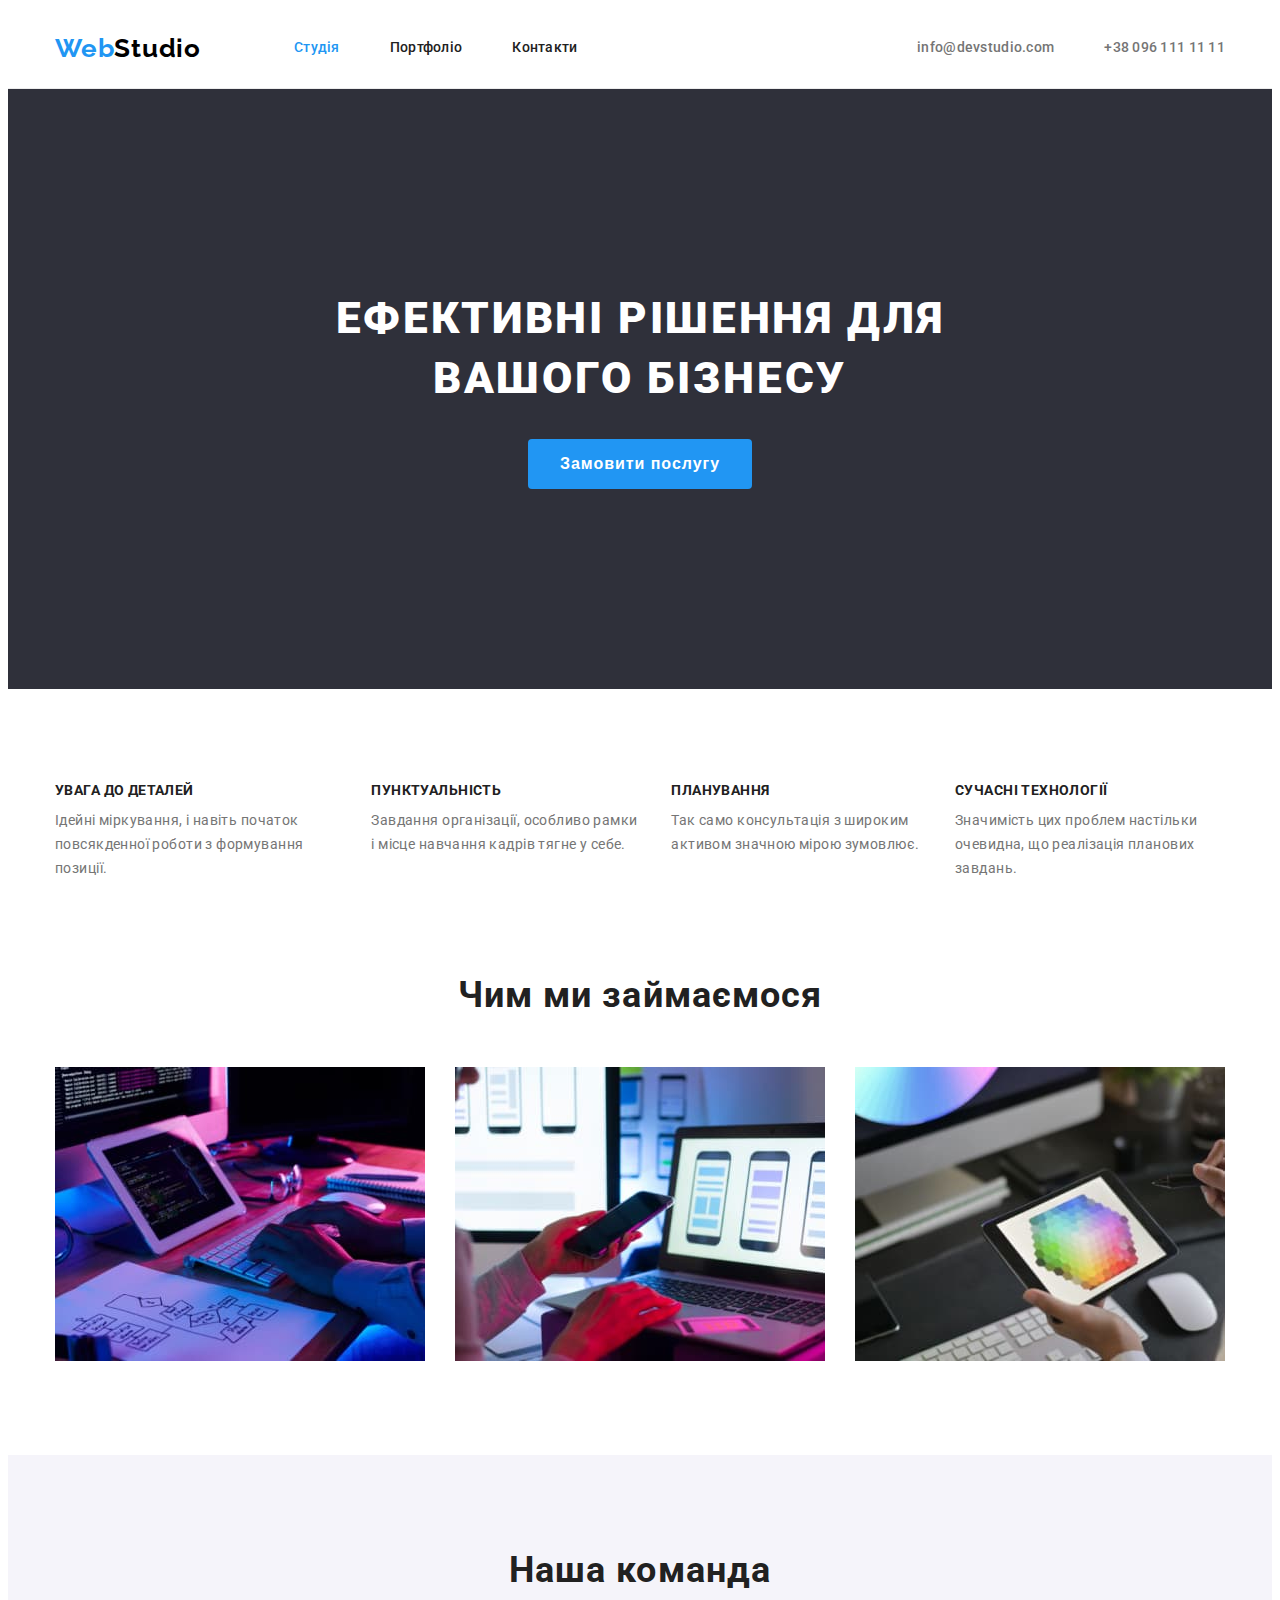
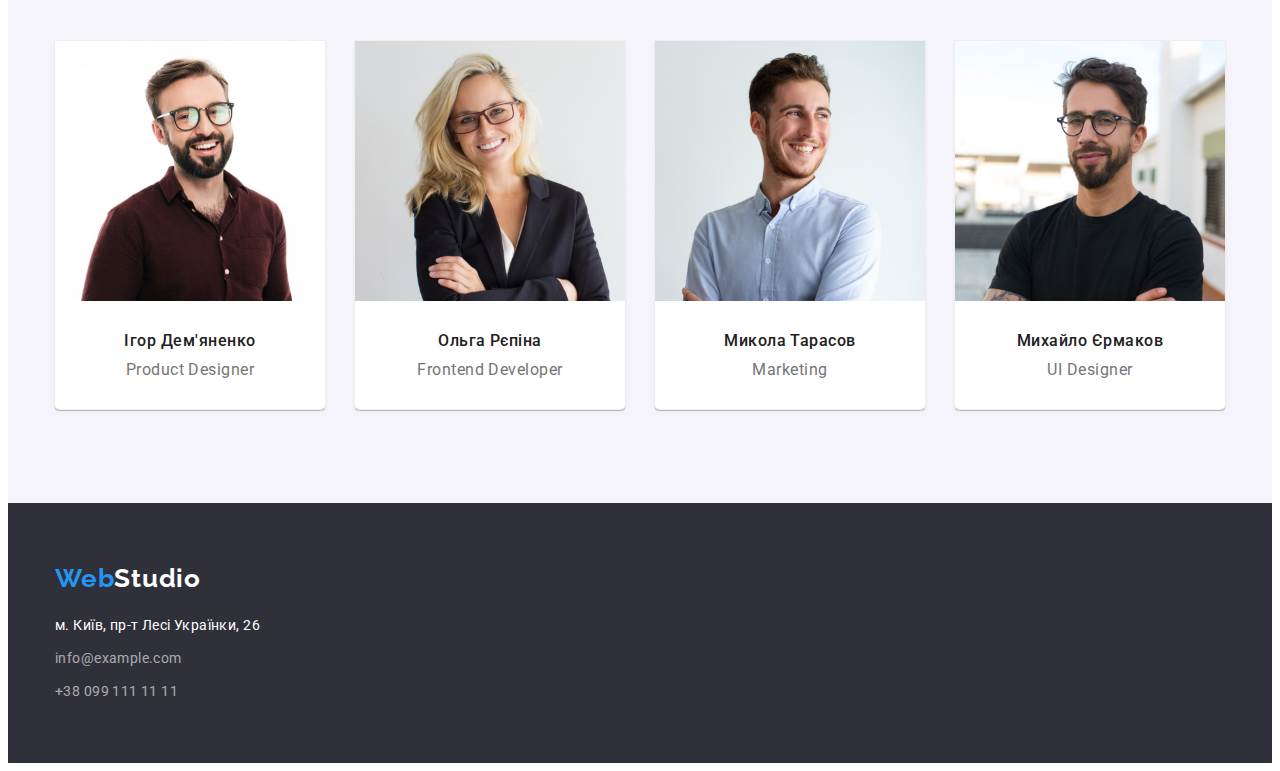
<file: index.html>
<!DOCTYPE html>
<html lang="uk">
	<head>
		<meta charset="UTF-8" />
		<meta http-equiv="X-UA-Compatible" content="IE=edge" />
		<meta name="viewport" content="width=device-width, initial-scale=1.0" />
		<title>Document</title>
		<link rel="preconnect" href="https://fonts.googleapis.com" />
		<link rel="preconnect" href="https://fonts.gstatic.com" crossorigin />
		<link
			href="https://fonts.googleapis.com/css2?family=Raleway:wght@700&family=Roboto:wght@400;500;700;900&display=swap"
			rel="stylesheet"
		/>
		<link
			rel="stylesheet"
			href="https://cdnjs.cloudflare.com/ajax/libs/modern-normalize/1.1.0/modern-normalize.min.css"
			integrity="sha512-wpPYUAdjBVSE4KJnH1VR1HeZfpl1ub8YT/NKx4PuQ5NmX2tKuGu6U/JRp5y+Y8XG2tV+wKQpNHVUX03MfMFn9Q=="
			crossorigin="anonymous"
			referrerpolicy="no-referrer"
		/>
		<link rel="stylesheet" href="./css/stilys.css" />
	</head>
	<body>
		<header class="page-header">
			<div class="conteiner container-header">
				<nav class="nav">
					<a href="./index.html" class="logo link" lang="en">Web<span class="heder-logo">Studio</span> </a>
					<ul class="site-nav list">
						<li class="item"><a href="./index.html" class="link current">Студія</a></li>
						<li class="item"><a href="./portfolio.html" class="link">Портфоліо</a></li>
						<li class="item"><a href="" class="link">Контакти</a></li>
					</ul>
				</nav>
				<ul class="contacts-nav list">
					<li class="item"><a class="link" href="mailto:info@devstudio.com">info@devstudio.com</a></li>
					<li class="item"><a class="link" href="tel:+380961111111">+38 096 111 11 11</a></li>
				</ul>
			</div>
		</header>
		<main>
			<section class="hero">
				<h1 class="hero-title">Ефективні рішення для вашого бізнесу</h1>
				<button type="button" class="button">Замовити послугу</button>
			</section>
			<section class="section">
				<div class="conteiner">
					<ul class="section-pre-title list">
						<li class="item">
							<h2 class="section-title">Увага до деталей</h2>
							<p class="section-text">Ідейні міркування, і навіть початок повсякденної роботи з формування позиції.</p>
						</li>
						<li class="item">
							<h2 class="section-title">Пунктуальність</h2>
							<p class="section-text">Завдання організації, особливо рамки і місце навчання кадрів тягне у себе.</p>
						</li>
						<li class="item">
							<h2 class="section-title">Планування</h2>
							<p class="section-text">Так само консультація з широким активом значною мірою зумовлює.</p>
						</li>
						<li class="item">
							<h2 class="section-title">Сучасні технології</h2>
							<p class="section-text">Значимість цих проблем настільки очевидна, що реалізація планових завдань.</p>
						</li>
					</ul>
				</div>
			</section>
			<section class="fiature">
				<div class="conteiner">
					<h2 class="fiature-title">Чим ми займаємося</h2>
					<ul class="fiature-img list">
						<li class="img"><img src="./img/about-img1.jpg" alt="Studio" width="370" height="294" /></li>
						<li class="img"><img src="./img/about-img2.jpg" alt="Studio" width="370" height="294" /></li>
						<li class="img"><img src="./img/about-img3.jpg" alt="Studio" width="370" height="294" /></li>
					</ul>
				</div>
			</section>
			<section class="team">
				<div class="conteiner about">
					<h2 class="team-title">Наша команда</h2>
					<ul class="team-about list">
						<li class="box">
							<img src="./img/img-igor.jpg" width="270" height="260" alt="Product Designer" />
							<h3 class="team-name">Ігор Дем'яненко</h3>
							<p class="team-text">Product Designer</p>
						</li>
						<li class="box">
							<img src="./img/img-olga.jpg" width="270" height="260" alt="Frontend Developer" />
							<h3 class="team-name">Ольга Рєпіна</h3>
							<p class="team-text">Frontend Developer</p>
						</li>
						<li class="box">
							<img src="./img/img-nikolaj.jpg" width="270" height="260" alt="Marketing" />
							<h3 class="team-name">Микола Тарасов</h3>
							<p class="team-text">Marketing</p>
						</li>
						<li class="box">
							<img src="./img/img-mihail.jpg" width="270" height="260" alt="UI Designer" />
							<h3 class="team-name">Михайло Єрмаков</h3>
							<p class="team-text">UI Designer</p>
						</li>
					</ul>
				</div>
			</section>
		</main>
		<footer class="footer">
			<div class="conteiner">
				<a href="./index.html" class="fl link" lang="en">Web<span class="footer-logo">Studio</span> </a>
				<address class="footer-adress">
					<ul class="list adress-list">
						<li class="adress-item">
							<a
								href="https://www.google.com/maps/place/%D0%B1%D1%83%D0%BB.+%D0%9B%D0%B5%D1%81%D0%B8+%D0%A3%D0%BA%D1%80%D0%B0%D0%B8%D0%BD%D0%BA%D0%B8,+26,+%D0%9A%D0%B8%D0%B5%D0%B2,+02000"
								class="adress link"
							>
								м. Київ, пр-т Лесі Українки, 26
							</a>
						</li>
						<li class="adress-item"><a href="mailto:info@example.com" class="contact link">info@example.com</a></li>
						<li class="adress-item tel"><a href="tel:+380991111111" class="contact link">+38 099 111 11 11</a></li>
					</ul>
				</address>
			</div>
		</footer>
	</body>
</html>
</file>
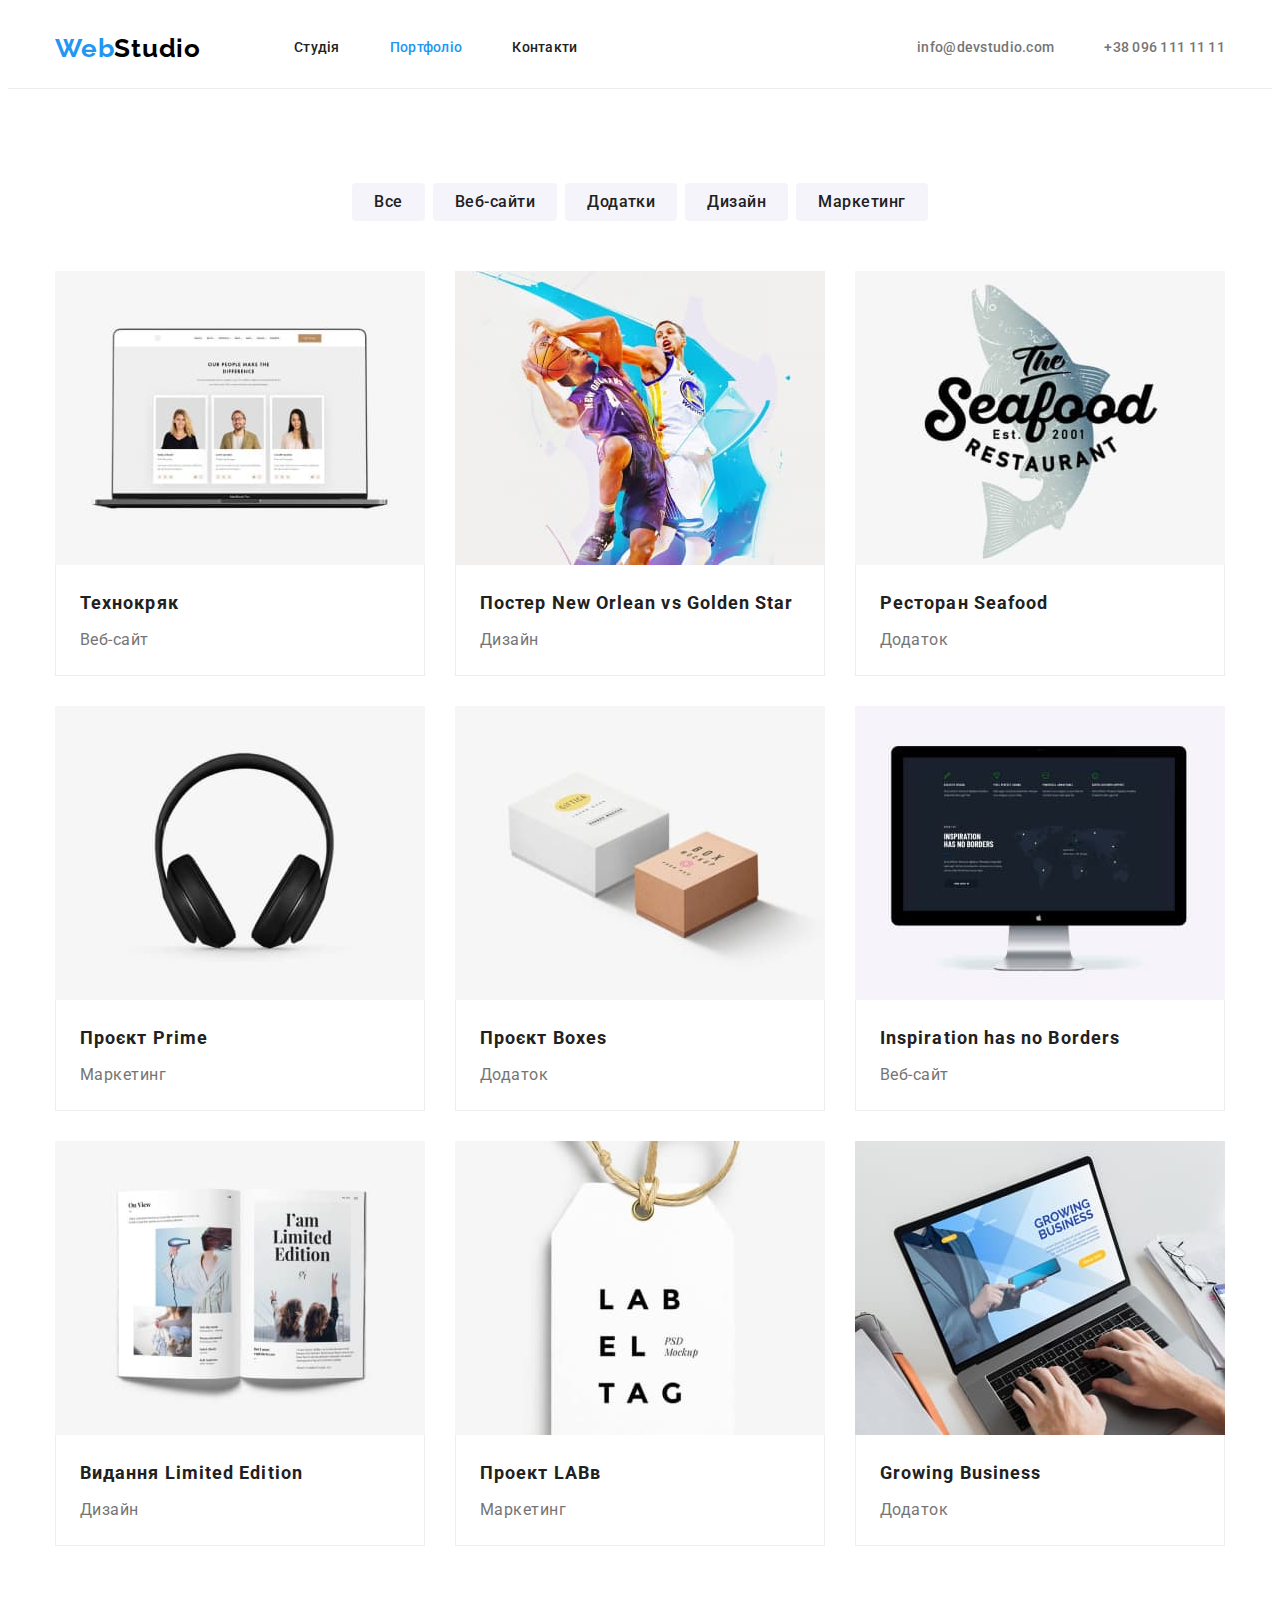
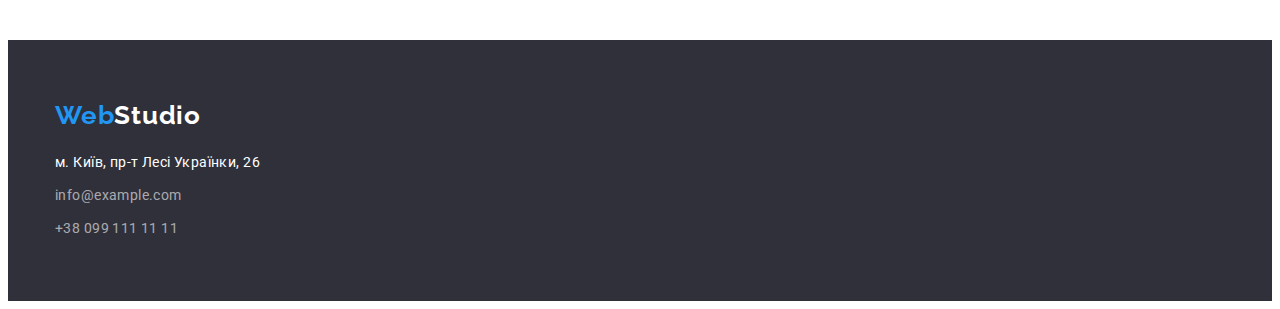
<file: portfolio.html>
<!DOCTYPE html>
<html lang="uk">
	<head>
		<meta charset="UTF-8" />
		<meta http-equiv="X-UA-Compatible" content="IE=edge" />
		<meta name="viewport" content="width=device-width, initial-scale=1.0" />
		<title>Document</title>
		<link rel="preconnect" href="https://fonts.googleapis.com" />
		<link rel="preconnect" href="https://fonts.gstatic.com" crossorigin />
		<link
			href="https://fonts.googleapis.com/css2?family=Raleway:wght@700&family=Roboto:wght@400;500;700;900&display=swap"
			rel="stylesheet"
		/>
		<link
			rel="stylesheet"
			href="https://cdnjs.cloudflare.com/ajax/libs/modern-normalize/1.1.0/modern-normalize.min.css"
			integrity="sha512-wpPYUAdjBVSE4KJnH1VR1HeZfpl1ub8YT/NKx4PuQ5NmX2tKuGu6U/JRp5y+Y8XG2tV+wKQpNHVUX03MfMFn9Q=="
			crossorigin="anonymous"
			referrerpolicy="no-referrer"
		/>
		<link rel="stylesheet" href="./css/stilys.css" />
	</head>
	<body>
		<header class="page-header">
			<div class="conteiner container-header">
				<nav class="nav">
					<a href="./index.html" class="logo link" lang="en">Web<span class="heder-logo">Studio</span> </a>
					<ul class="site-nav list">
						<li class="item"><a href="./index.html" class="link">Студія</a></li>
						<li class="item"><a href="./portfolio.html" class="link current">Портфоліо</a></li>
						<li class="item"><a href="" class="link">Контакти</a></li>
					</ul>
				</nav>
				<ul class="contacts-nav list">
					<li class="item"><a class="link" href="mailto:info@devstudio.com">info@devstudio.com</a></li>
					<li class="item"><a class="link" href="tel:+380961111111">+38 096 111 11 11</a></li>
				</ul>
			</div>
		</header>
		<main>
			<section class="portfolio">
				<div class="conteiner">
					<h1 hidden>Портфоліо</h1>
					<ul class="list filter">
						<li class="item-filter"><button type="button" class="button-filter">Все</button></li>
						<li class="item-filter"><button type="button" class="button-filter">Веб-сайти</button></li>
						<li class="item-filter"><button type="button" class="button-filter">Додатки</button></li>
						<li class="item-filter"><button type="button" class="button-filter">Дизайн</button></li>
						<li class="item-filter"><button type="button" class="button-filter">Маркетинг</button></li>
					</ul>
					<ul class="portfolio-about list">
						<li class="item">
							<img src="./img/tehnokrak.jpg" width="370" height="294" alt="Photo" />
							<div class="div">
								<h2 class="portfolio-name list">Технокряк</h2>
								<p class="portfolio-text list">Веб-сайт</p>
							</div>
						</li>
						<li class="item">
							<img src="./img/poster.jpg" width="370" height="294" alt="Photo" />
							<div class="div">
								<h2 class="portfolio-name list">Постер New Orlean vs Golden Star</h2>
								<p class="portfolio-text list">Дизайн</p>
							</div>
						</li>
						<li class="item">
							<img src="./img/restorant.jpg" width="370" height="294" alt="Photo" />
							<div class="div">
								<h2 class="portfolio-name list">Ресторан Seafood</h2>
								<p class="portfolio-text list">Додаток</p>
							</div>
						</li>
						<li class="item">
							<img src="./img/progect-prime.jpg" width="370" height="294" alt="Photo" />
							<div class="div">
								<h2 class="portfolio-name list">Проєкт Prime</h2>
								<p class="portfolio-text list">Маркетинг</p>
							</div>
						</li>
						<li class="item">
							<img src="./img/progect-boxes.jpg" width="370" height="294" alt="Photo" />
							<div class="div">
								<h2 class="portfolio-name list">Проєкт Boxes</h2>
								<p class="portfolio-text list">Додаток</p>
							</div>
						</li>
						<li class="item">
							<img src="./img/inspiration.jpg" width="370" height="294" alt="Photo" />
							<div class="div">
								<h2 class="portfolio-name list">Inspiration has no Borders</h2>
								<p class="portfolio-text list">Веб-сайт</p>
							</div>
						</li>
						<li class="item">
							<img src="./img/limited-edition.jpg" width="370" height="294" alt="Photo" />
							<div class="div">
								<h2 class="portfolio-name list">Видання Limited Edition</h2>
								<p class="portfolio-text list">Дизайн</p>
							</div>
						</li>
						<li class="item">
							<img src="./img/progect-lab.jpg" width="370" height="294" alt="Photo" />
							<div class="div">
								<h2 class="portfolio-name list">Проект LABв</h2>
								<p class="portfolio-text list">Маркетинг</p>
							</div>
						</li>
						<li class="item">
							<img src="./img/growing-bisiness.jpg" width="370" height="294" alt="Photo" />
							<div class="div">
								<h2 class="portfolio-name list">Growing Business</h2>
								<p class="portfolio-text list">Додаток</p>
							</div>
						</li>
					</ul>
				</div>
			</section>
		</main>
		<footer class="footer">
			<div class="conteiner">
				<a href="./index.html" class="fl link" lang="en">Web<span class="footer-logo">Studio</span> </a>
				<address class="footer-adress">
					<ul class="list adress-list">
						<li class="adress-item">
							<a
								href="https://www.google.com/maps/place/%D0%B1%D1%83%D0%BB.+%D0%9B%D0%B5%D1%81%D0%B8+%D0%A3%D0%BA%D1%80%D0%B0%D0%B8%D0%BD%D0%BA%D0%B8,+26,+%D0%9A%D0%B8%D0%B5%D0%B2,+02000"
								class="adress link"
							>
								м. Київ, пр-т Лесі Українки, 26
							</a>
						</li>
						<li class="adress-item"><a href="mailto:info@example.com" class="contact link">info@example.com</a></li>
						<li class="adress-item"><a href="tel:+380991111111" class="contact link">+38 099 111 11 11</a></li>
					</ul>
				</address>
			</div>
		</footer>
	</body>
</html>
</file>
<file: css/stilys.css>
html {
	line-height: 1.15;
	-webkit-text-size-adjust: 100%;
}
*,
*::before,
*::after {
	box-sizing: border-box;
}
body {
	font-family: "Roboto", sans-serif;
	background-color: #fff;
	color: var(--primary-text-color);
}
:root {
	--primary-text-color: #212121;
	--title-text-color: #757575;
	--accent-text-color: #2196f3;
	--primary-white-color: #ffffff;
	--second-color: #f5f4fa;
	--accent-color: #2f303a;
}
img {
	display: block;
	width: 100%;
	height: auto;
}
.list {
	list-style: none;
	padding: 0;
	margin: 0;
}
.link:hover,
.link:focus {
	color: var(--accent-text-color);
}
.link {
	text-decoration: none;
	cursor: pointer;
}
.h1,
.h2,
.h3,
.h4,
.h5,
.h6,
.p,
.ul {
	margin: 0;
	padding: 0;
}
.conteiner {
	margin-left: auto;
	margin-right: auto;
	width: 1200px;
	padding-left: 15px;
	padding-right: 15px;
}
/* ---------------------HEADER----------------- */
.page-header {
	background-color: var(--primary-white-color);
	border-bottom: 1px solid #ececec;
}
.container-header,
.nav,
.site-nav,
.contacts-nav {
	display: flex;
	align-items: center;
}
.contacts-nav {
	margin-left: auto;
}
.site-nav,
.contacts-nav {
	font-weight: 500;
	font-size: 14px;
	line-height: 1.14;
	letter-spacing: 0.02em;
}
.logo {
	margin-right: 93px;
	margin-left: 0;
	font-family: "Raleway";
	font-weight: 700;
	font-size: 26px;
	line-height: 1.19;
	letter-spacing: 0.03em;
	color: var(--accent-text-color);
}
.heder-logo {
	color: #000000;
}
.site-nav .item + .item,
.contacts-nav .item + .item {
	margin-left: 50px;
}
.site-nav .link {
	display: block;
}
.site-nav a {
	color: var(--primary-text-color);
	padding-top: 32px;
	padding-bottom: 32px;
}
.contacts-nav a {
	color: var(--title-text-color);
	padding-top: 32px;
	padding-bottom: 32px;
}
.link.current {
	color: var(--accent-text-color);
}
/*--------------------HERO-------------------- */
.hero {
	padding-top: 200px;
	padding-bottom: 200px;
	background-color: var(--accent-color);
	text-align: center;
}
.hero-title {
	max-width: 696px;
	margin-left: auto;
	margin-right: auto;
	margin-top: 0;
	margin-bottom: 30px;
	font-weight: 900;
	font-size: 44px;
	line-height: 1.36;
	text-align: center;
	letter-spacing: 0.06em;
	text-transform: uppercase;
	color: var(--primary-white-color);
}
.button {
	min-width: 216px;
	border: none;
	border-radius: 4px;
	padding: 10px 32px;
	font-weight: 700;
	font-size: 16px;
	line-height: 1.88;
	display: inline-block;
	letter-spacing: 0.06em;
	color: var(--primary-white-color);
	background-color: var(--accent-text-color);
}
.button:hover,
.button:focus {
	opacity: 0.9;
}
/* ---------------------SECTION----------------- */
.section-pre-title {
	display: flex;
	align-items: flex-start;
}
.section-pre-title .item + .item {
	margin-left: 30px;
	max-width: 270px;
}
.section,
.fiature,
.team {
	padding-top: 94px;
	padding-bottom: 94px;
}
.section-title {
	margin-top: 0;
	margin-bottom: 10px;
	font-weight: 700;
	font-size: 14px;
	line-height: 1.14;
	letter-spacing: 0.03em;
	text-transform: uppercase;
	color: var(--primary-text-color);
}
.section-text {
	margin-top: 0;
	margin-bottom: 0;
	font-weight: 400;
	font-size: 14px;
	line-height: 1.71;
	letter-spacing: 0.03em;
	color: var(--title-text-color);
}
/* ---------------------FIATURE----------------- */
.fiature {
	padding-top: 0;
}
.fiature-img .img + .img {
	margin-left: 30px;
}
.fiature-img {
	display: flex;
}

.fiature-title,
.team-title {
	margin-top: 0;
	margin-bottom: 50px;
	font-weight: 700;
	font-size: 36px;
	line-height: 1.17;
	text-align: center;
	letter-spacing: 0.03em;
	color: var(--primary-text-color);
}
/* ---------------------TEAM----------------- */

.team {
	background-color: var(--second-color);
}
.team-about {
	display: flex;
}
.team-about .box + .box {
	margin-left: 30px;
}
.box {
	background-color: var(--primary-white-color);
	outline: 1px solid #eeeeee;
	box-shadow: 0px 1px 3px rgba(0, 0, 0, 0.12), 0px 1px 1px rgba(0, 0, 0, 0.14), 0px 2px 1px rgba(0, 0, 0, 0.2);
	border-radius: 0px 0px 4px 4px;
}
.team-name {
	padding-top: 30px;
	margin-top: 0;
	margin-bottom: 10px;
	font-weight: 500;
	font-size: 16px;
	line-height: 1.19;
	text-align: center;
	letter-spacing: 0.03em;
	color: var(--primary-text-color);
}
.team-text {
	margin-top: 0;
	margin-bottom: 0;
	padding-bottom: 30px;
	font-weight: 400;
	font-size: 16px;
	line-height: 1.19;
	text-align: center;
	letter-spacing: 0.03em;
	color: var(--title-text-color);
}
/* ---------------------FOOTER----------------- */
.footer {
	background-color: var(--accent-color);
	padding-top: 60px;
	padding-bottom: 60px;
}
.fl {
	display: block;
	font-family: "Raleway";
	font-weight: 700;
	font-size: 26px;
	line-height: 1.19;
	letter-spacing: 0.03em;
	margin-bottom: 20px;
	color: var(--accent-text-color);
}
.footer-logo {
	color: var(--primary-white-color);
}
.adress,
.contact {
	font-weight: 400;
	font-size: 14px;
	line-height: 1.71;
	letter-spacing: 0.03em;
	font-style: normal;
}
.adress {
	color: var(--primary-white-color);
}
.contact {
	color: rgba(255, 255, 255, 0.6);
}
.adress-item {
	margin-bottom: 9px;
}
.adress-item:last-child {
	margin-bottom: 0;
}
/* ---------------------PORTFOLIO----------------- */

.filter {
	margin-bottom: 50px;
	display: flex;
	justify-content: center;
}
.filter .item-filter + .item-filter {
	margin-left: 8px;
}
.button-filter {
	padding: 6px 22px;
	border: none;
	border-radius: 4px;
	cursor: pointer;
	font-family: inherit;
	font-weight: 500;
	font-size: 16px;
	line-height: 1.63;
	letter-spacing: 0.03em;
	color: var(--primary-text-color);
	background-color: var(--second-color);
}
.button-filter:hover,
.button-filter:focus {
	color: var(--primary-white-color);
	background-color: var(--accent-text-color);
}
.portfolio-about {
	background-color: var(--primary-white-color);
	display: flex;
	flex-wrap: wrap;
	gap: 30px;
}
.portfolio .item {
	flex-basis: calc((100% - 2 * 30px) / 3);
}
.portfolio-name {
	margin-bottom: 4px;
	font-weight: 700;
	font-size: 18px;
	line-height: 2;
	letter-spacing: 0.06em;
}
.portfolio-text {
	font-weight: 400;
	font-size: 16px;
	line-height: 1.88;
	letter-spacing: 0.03em;
	color: var(--title-text-color);
	margin-bottom: 0;
}
.portfolio {
	padding-top: 94px;
	padding-bottom: 94px;
}
.filter .button-filter + .button-filter {
	margin-left: 30px;
}
.div {
	padding: 20px 24px;
	border-left: 1px solid #eeeeee;
	border-bottom: 1px solid #eeeeee;
	border-right: 1px solid #eeeeee;
}
</file>
